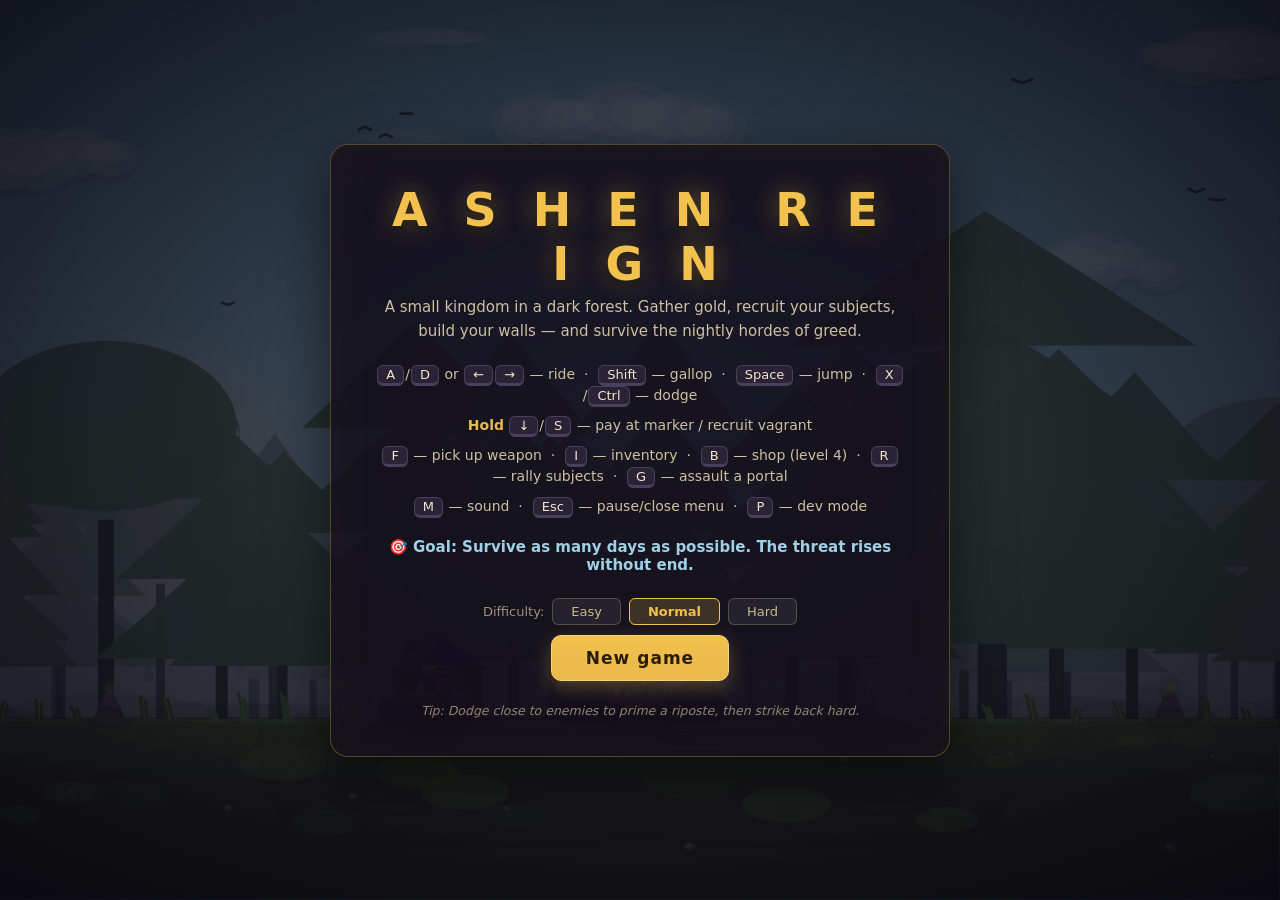
<file: index.html>
<!DOCTYPE html>
<html lang="en">
<head>
<meta charset="UTF-8" />
<meta name="viewport" content="width=device-width, initial-scale=1.0, maximum-scale=1.0, user-scalable=no, viewport-fit=cover" />
<meta name="apple-mobile-web-app-capable" content="yes" />
<meta name="apple-mobile-web-app-status-bar-style" content="black-translucent" />
<meta name="mobile-web-app-capable" content="yes" />
<title>Ashen Reign</title>
<link rel="stylesheet" href="style.css" />
<style>
.diff-select { display:flex; align-items:center; gap:8px; margin:14px 0 10px; justify-content:center; }
.diff-label  { color:#a09078; font-size:13px; }
.diff-btn    { background:rgba(255,255,255,0.07); border:1px solid rgba(200,180,120,0.3); color:#c8b890;
               padding:5px 18px; border-radius:6px; cursor:pointer; font-size:13px; font-family:inherit;
               transition:background 0.15s, border-color 0.15s; }
.diff-btn:hover    { background:rgba(255,255,255,0.13); }
.diff-btn.diff-active { background:rgba(242,193,78,0.18); border-color:#f2c14e; color:#f2c14e; font-weight:bold; }
.diff-btn[data-diff="easy"].diff-active   { background:rgba(155,208,90,0.18); border-color:#9bd05a; color:#9bd05a; }
.diff-btn[data-diff="hard"].diff-active   { background:rgba(220,80,60,0.18);  border-color:#e05040; color:#e05040; }
</style>
</head>
<body>
  <div id="game-wrap">
    <canvas id="game"></canvas>

    <!-- HUD -->
    <div id="hud" class="hidden">
      <div class="hud-left">
        <div id="hud-day" class="hud-pill"><span class="icon" id="hud-phase-icon">☀</span> <span id="hud-day-text">Day 1</span> · <span id="hud-phase-text">Morning</span></div>
        <div id="hud-base" class="hud-pill">🏰 <span id="hud-base-text">Camp</span></div>
        <div id="hud-skipnight" class="hud-pill" style="display:none;cursor:pointer;pointer-events:auto;">🌆 Skip to dusk <span style="opacity:0.65">[N]</span></div>
      </div>
      <div class="hud-center">
        <div id="hud-objective" class="hud-objective">Build up your base and survive the night</div>
      </div>
      <div class="hud-right">
        <div id="hud-coins" class="hud-pill big">🪙 <span id="hud-coins-text">0</span></div>
        <div id="hud-hp" class="hud-pill">❤ <span id="hud-hp-text">5/5</span></div>
        <div id="hud-weapon" class="hud-pill">⚔ <span id="hud-weapon-text">No weapon</span></div>
        <div id="hud-armor" class="hud-pill">🛡 <span id="hud-armor-text">No armor</span></div>
        <div id="hud-pop" class="hud-pill">👥 <span id="hud-pop-text">0</span> · 🏹 <span id="hud-arch-text">0</span> · 🔨 <span id="hud-build-text">0</span></div>
        <div id="hud-roster" class="hud-pill hud-roster">
          <span class="hud-roster-item hud-roster-pop" title="Subjects / population cap">👥 <b id="hud-roster-pop">0/8</b></span>
          <span class="hud-roster-sep"></span>
          <span class="hud-roster-item" data-role="archer"  title="Archers">🏹 <b id="hud-roster-archer">0</b></span>
          <span class="hud-roster-item" data-role="guard"   title="Guards">🛡️ <b id="hud-roster-guard">0</b></span>
          <span class="hud-roster-item" data-role="builder" title="Builders">🔨 <b id="hud-roster-builder">0</b></span>
          <span class="hud-roster-item" data-role="farmer"  title="Farmers">🌾 <b id="hud-roster-farmer">0</b></span>
          <span class="hud-roster-item" data-role="cleric"  title="Clerics">✨ <b id="hud-roster-cleric">0</b></span>
          <span class="hud-roster-sep"></span>
          <span class="hud-roster-item hud-roster-vagrant" data-role="vagrant" title="Vagrants waiting to be recruited">🧍 <b id="hud-roster-vagrant">0</b></span>
        </div>
        <div id="hud-arrow-rain" class="hud-pill hud-ability hidden">
          <span id="hud-arrow-rain-fill" class="hud-ability-fill"></span>
          <span class="hud-ability-key">Q</span>
          <span class="hud-ability-name">Arrow Rain</span>
          <span id="hud-arrow-rain-cd" class="hud-ability-cd">Ready</span>
        </div>
        <div id="hud-skillpts" class="hud-pill" style="display:none;cursor:pointer;">🏹 <span id="hud-skillpts-text">0 ep</span></div>
      </div>
    </div>

    <!-- contextual prompt -->
    <div id="prompt" class="hidden"></div>

    <!-- Start screen -->
    <div id="start-screen" class="overlay">
      <div class="overlay-card">
        <h1>A S H E N&nbsp;&nbsp;R E I G N</h1>
        <p class="tag">A small kingdom in a dark forest. Gather gold, recruit your subjects, build your walls — and survive the nightly hordes of greed.</p>
        <div class="controls">
          <div><kbd>A</kbd>/<kbd>D</kbd> or <kbd>←</kbd><kbd>→</kbd> — ride &nbsp;·&nbsp; <kbd>Shift</kbd> — gallop &nbsp;·&nbsp; <kbd>Space</kbd> — jump &nbsp;·&nbsp; <kbd>X</kbd>/<kbd>Ctrl</kbd> — dodge</div>
          <div><b>Hold</b> <kbd>↓</kbd>/<kbd>S</kbd> — pay at marker / recruit vagrant</div>
          <div><kbd>F</kbd> — pick up weapon &nbsp;·&nbsp; <kbd>I</kbd> — inventory &nbsp;·&nbsp; <kbd>B</kbd> — shop (level 4) &nbsp;·&nbsp; <kbd>R</kbd> — rally subjects &nbsp;·&nbsp; <kbd>G</kbd> — assault a portal</div>
          <div><kbd>M</kbd> — sound &nbsp;·&nbsp; <kbd>Esc</kbd> — pause/close menu &nbsp;·&nbsp; <kbd>P</kbd> — dev mode</div>
        </div>
        <div class="goal-line">🎯 Goal: Survive as many days as possible. The threat rises without end.</div>
        <div class="diff-select">
          <span class="diff-label">Difficulty:</span>
          <button class="diff-btn" data-diff="easy">Easy</button>
          <button class="diff-btn diff-active" data-diff="normal">Normal</button>
          <button class="diff-btn" data-diff="hard">Hard</button>
        </div>
        <div class="btn-row">
          <button id="btn-start" class="btn primary">New game</button>
          <button id="btn-continue" class="btn hidden">Continue</button>
        </div>
        <p class="hint">Tip: Dodge close to enemies to prime a riposte, then strike back hard.</p>
      </div>
    </div>

    <!-- End screen -->
    <div id="end-screen" class="overlay hidden">
      <div class="overlay-card">
        <h1 id="end-title">The kingdom fell</h1>
        <p id="end-text" class="tag"></p>
        <div class="btn-row">
          <button id="btn-restart" class="btn primary">Play again</button>
        </div>
      </div>
    </div>

    <div id="pause-screen" class="overlay hidden">
      <div class="overlay-card small">
        <h1>Pause</h1>
        <p class="tag">Press <kbd>Esc</kbd> to continue</p>
      </div>
    </div>

    <!-- Skill Tree (toggle with K) -->
    <div id="skill-tree-screen" class="hidden" style="position:absolute;inset:0;background:rgba(8,5,18,0.88);display:flex;align-items:center;justify-content:center;z-index:120;font-family:inherit;">
      <div id="skill-tree-card" style="background:rgba(20,14,30,0.97);border:1.5px solid rgba(200,170,100,0.35);border-radius:14px;padding:28px 32px;max-width:720px;width:95%;color:#d4c8a8;position:relative;">
        <div style="display:flex;align-items:center;justify-content:space-between;margin-bottom:18px;">
          <h2 id="st-title" style="margin:0;font-size:20px;color:#f2c14e;letter-spacing:2px;">🏹 ARCHER SKILL TREE</h2>
          <div style="display:flex;align-items:center;gap:16px;">
            <span id="st-points" style="color:#9bd05a;font-size:15px;font-weight:bold;"></span>
            <button id="st-close-btn" style="background:rgba(255,255,255,0.08);border:1px solid rgba(255,255,255,0.2);color:#c8b890;padding:4px 14px;border-radius:6px;cursor:pointer;font-size:14px;font-family:inherit;">Close ✕</button>
          </div>
        </div>
        <div id="st-tabs" style="display:flex;gap:8px;margin-bottom:14px;"></div>
        <div id="st-branches" style="display:grid;grid-template-columns:1fr 1fr 1fr;gap:14px;margin-bottom:18px;"></div>
        <div id="st-ultimates" style="display:grid;grid-template-columns:1fr 1fr;gap:14px;padding-top:14px;border-top:1px solid rgba(200,170,100,0.2);"></div>
        <p style="margin:12px 0 0;font-size:11px;color:#7a6a50;text-align:center;">Press <kbd style="background:rgba(255,255,255,0.1);padding:1px 6px;border-radius:3px;">K</kbd> to open/close the skill tree</p>
      </div>
    </div>

<!-- Dev Tools Panel (toggle with P) -->
<div id="dev-panel" class="hidden compact-dev" aria-label="Developer tools">
  <div class="dev-header">
    <div class="dev-title">
      <span class="dev-eyebrow">Developer</span>
      <strong>Tools</strong>
    </div>
    <div class="dev-header-actions">
      <kbd>P</kbd>
      <button type="button" id="dev-close" class="dev-close" title="Close dev tools" aria-label="Close dev tools">×</button>
    </div>
  </div>

  <!-- QUICKBAR -->
  <div class="dev-quickbar dev-button-grid" aria-label="Quick dev controls">
    <button class="dev-btn" id="dev-profiler-btn" data-dev="profiler">Profiler: ⚫</button>
    <button class="dev-btn" id="dev-god-btn" data-dev="godMode">God: ⚫</button>
    <button class="dev-btn" data-dev="healAll">Heal 💚</button>
    <div class="dev-speed dev-button-grid" role="group" aria-label="Game speed" style="flex-wrap: nowrap;">
      <button class="dev-btn dev-speed-btn dev-active" id="dev-spd-1" data-dev="speed1">×1</button>
      <button class="dev-btn dev-speed-btn" id="dev-spd-2" data-dev="speed2">×2</button>
      <button class="dev-btn dev-speed-btn" id="dev-spd-4" data-dev="speed4">×4</button>
    </div>
  </div>

  <!-- SETUP & META -->
  <details class="dev-section" open>
    <summary><span>Run setup</span><small>Ressourcer & Tid</small></summary>
    <div class="dev-section-body dev-button-grid">
      <button class="dev-btn" data-dev="coins100">+100 🪙</button>
      <button class="dev-btn" data-dev="embers100">+100 🔥</button>
      <div class="dev-divider"></div>
      <button class="dev-btn" data-dev="day">Dag ☀️</button>
      <button class="dev-btn" data-dev="night">Nat 🌙</button>
      <button class="dev-btn dev-danger" data-dev="day10">D 10 ☠</button>
      <button class="dev-btn dev-danger" data-dev="day15">D 15 ☠</button>
      <button class="dev-btn dev-danger" data-dev="day20">D 20 ☠</button>
      <div class="dev-divider"></div>
      <button class="dev-btn dev-danger" data-dev="resetUpgrades">Nulstil Upg.</button>
      <button class="dev-btn dev-danger" data-dev="clearLeaderboard">Ryd Leaderboard</button>
    </div>
  </details>

  <!-- KINGDOM -->
  <details class="dev-section" open>
    <summary><span>Kingdom</span><small>Base & Vægge</small></summary>
    <div class="dev-section-body dev-button-grid">
      <button class="dev-btn" data-dev="upgradeBase">Upg. Base ⬆</button>
      <button class="dev-btn dev-danger" data-dev="maxBase">Max Base 🏰</button>
      <button class="dev-btn dev-danger" data-dev="maxWalls">Max Vægge 🧱</button>
    </div>
  </details>


  <!-- SPAWN (Slået sammen til én massiv og tæt grid) -->
  <details class="dev-section">
    <summary><span>Spawn</span><small>Fjender, Bosses & Dyr</small></summary>
    <div class="dev-section-body">
      
      <div class="dev-label">Standard Enemies</div>
      <div class="dev-button-grid">
        <button class="dev-btn" data-dev="imp">Imp</button>
        <button class="dev-btn" data-dev="fireImp">Flyv. Imp</button>
        <button class="dev-btn" data-dev="emberHound">Ember Hound</button>
        <button class="dev-btn" data-dev="brute">Brute</button>
        <button class="dev-btn" data-dev="ashPriest">Præst</button>
        <button class="dev-btn" data-dev="siegeImp">Siege</button>
        <button class="dev-btn" data-dev="chainImp">Chain</button>
        <button class="dev-btn" data-dev="8imp">8x Imp</button>
        <button class="dev-btn dev-danger" data-dev="killAll">💀 Kill All</button>
      </div>

      <div class="dev-label">Bosses</div>
      <div class="dev-button-grid">
        <button class="dev-btn dev-danger" data-dev="forestStalker">Great Horned Stalker</button>
        <button class="dev-btn dev-danger" data-dev="pyreTyrant">Vaelgor, Pyre Tyrant</button>
        <button class="dev-btn dev-danger" data-dev="dragon">Fire Dragon</button>
        <button class="dev-btn dev-danger" data-dev="magmaGolem">Magma Colossus</button>
      </div>

      <div class="dev-label">Units</div>
      <div class="dev-button-grid">
        <button class="dev-btn" title="Archer" data-dev="unitArcher">🏹</button>
        <button class="dev-btn" title="Builder" data-dev="unitBuilder">🔨</button>
        <button class="dev-btn" title="Farmer" data-dev="unitFarmer">🌾</button>
        <button class="dev-btn" title="Guard" data-dev="unitGuard">🛡️</button>
        <button class="dev-btn" title="Cleric" data-dev="unitCleric">✨</button>
      </div>
    </div>
  </details>

  <!-- PROGRESSION & LOADOUT -->
  <details class="dev-section">
    <summary><span>Progression & Loadout</span><small>Skills & Udstyr</small></summary>
    <div class="dev-section-body">
      <div class="dev-button-grid">
        <button class="dev-btn" data-dev="archerLvl1">🏹 +1</button>
        <button class="dev-btn" data-dev="archerLvl5">🏹 +5</button>
        <button class="dev-btn" data-dev="guardLvl1">🛡️ +1</button>
        <button class="dev-btn" data-dev="guardLvl5">🛡️ +5</button>
        <button class="dev-btn" data-dev="skillPts5">+5 SP</button>
        <button class="dev-btn dev-danger" data-dev="archerAllSkills">🏹 Max</button>
        <div class="dev-divider"></div>
        <button class="dev-btn dev-danger" data-dev="deathHub">Death Hub</button>
      </div>
      
      <!-- Dynamiske knapper, som dit script tilføjer til -->
      <div class="dev-button-grid" style="margin-top:4px;">
        <button class="dev-btn" data-dev="generateWeapon">🎲 Generér Våben</button>
        <div id="dev-weapon-buttons" style="display:contents;">
          <button class="dev-btn dev-danger" data-dev="dropWeapon">Smid Våben</button>
        </div>
        <div id="dev-armor-buttons" style="display:contents;">
          <button class="dev-btn dev-danger" data-dev="removeArmor">Fjern Rustning</button>
        </div>
        <div id="dev-mount-buttons" style="display:contents;">
          <button class="dev-btn dev-danger" data-dev="stableMount">Afstig</button>
        </div>
      </div>
    </div>
  </details>

</div>

  <!-- Mobile touch controls -->
  <div id="touch-controls" class="hidden">
    <div id="tc-left">
      <button class="tc-btn" id="tc-move-left">◀</button>
      <button class="tc-btn" id="tc-move-right">▶</button>
    </div>
    <div id="tc-right">
      <button class="tc-btn tc-small" id="tc-interact">⬇ Pay</button>
      <button class="tc-btn tc-small" id="tc-pickup">⚔ Pick up</button>
      <button class="tc-btn tc-small" id="tc-dodge">Dodge</button>
      <button class="tc-btn tc-jump" id="tc-jump">↑</button>
    </div>
  </div>

  <script type="module" src="src/core/game.js"></script>
</body>
</html>
</file>
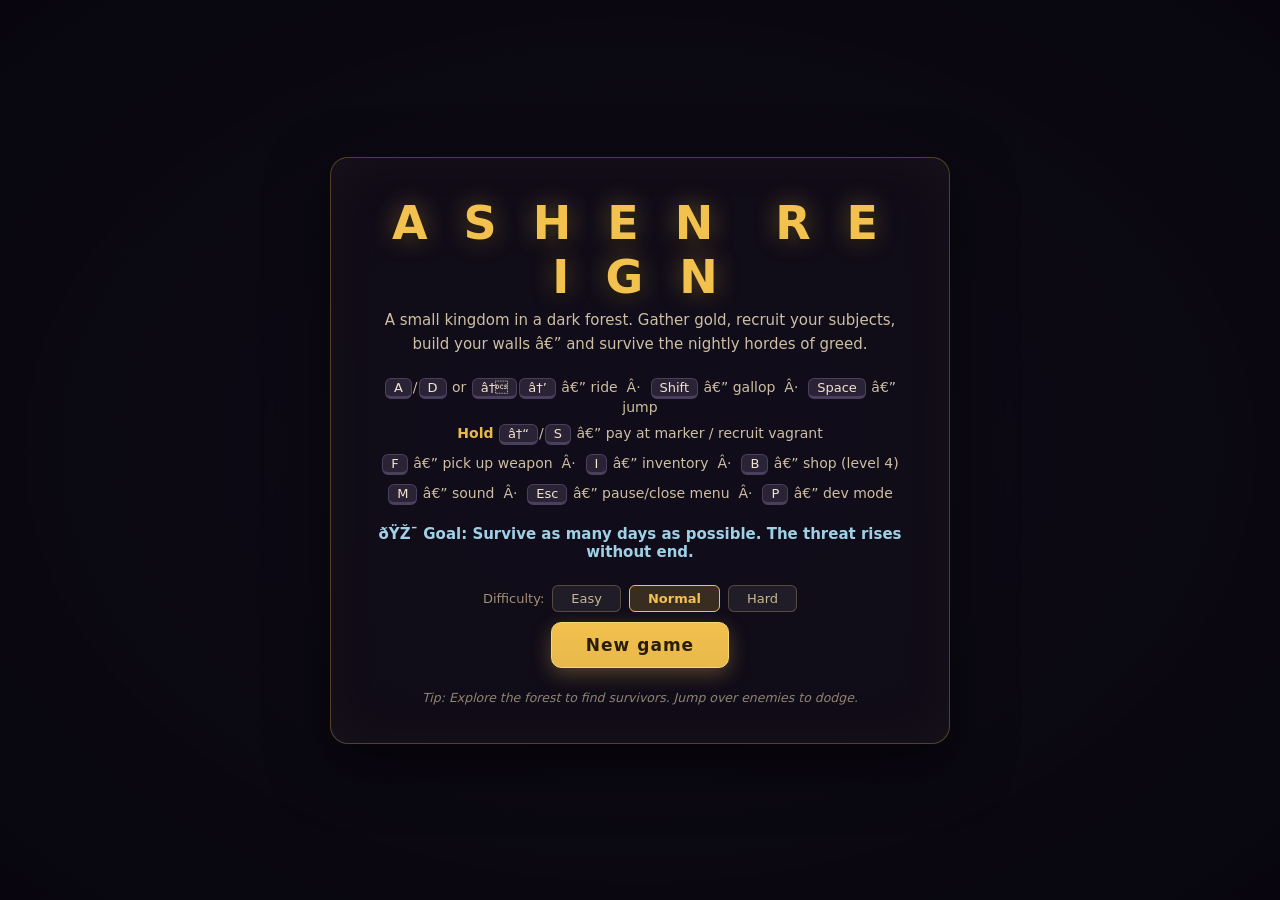
<file: __vis_test.html>
﻿<!DOCTYPE html>
<html lang="en">
<head>
<meta charset="UTF-8" />
<meta name="viewport" content="width=device-width, initial-scale=1.0, maximum-scale=1.0, user-scalable=no, viewport-fit=cover" />
<meta name="apple-mobile-web-app-capable" content="yes" />
<meta name="apple-mobile-web-app-status-bar-style" content="black-translucent" />
<meta name="mobile-web-app-capable" content="yes" />
<title>Ashen Reign</title>
<link rel="stylesheet" href="style.css" />
<style>
.diff-select { display:flex; align-items:center; gap:8px; margin:14px 0 10px; justify-content:center; }
.diff-label  { color:#a09078; font-size:13px; }
.diff-btn    { background:rgba(255,255,255,0.07); border:1px solid rgba(200,180,120,0.3); color:#c8b890;
               padding:5px 18px; border-radius:6px; cursor:pointer; font-size:13px; font-family:inherit;
               transition:background 0.15s, border-color 0.15s; }
.diff-btn:hover    { background:rgba(255,255,255,0.13); }
.diff-btn.diff-active { background:rgba(242,193,78,0.18); border-color:#f2c14e; color:#f2c14e; font-weight:bold; }
.diff-btn[data-diff="easy"].diff-active   { background:rgba(155,208,90,0.18); border-color:#9bd05a; color:#9bd05a; }
.diff-btn[data-diff="hard"].diff-active   { background:rgba(220,80,60,0.18);  border-color:#e05040; color:#e05040; }
</style>
</head>
<body>
  <div id="game-wrap">
    <canvas id="game"></canvas>

    <!-- HUD -->
    <div id="hud" class="hidden">
      <div class="hud-left">
        <div id="hud-day" class="hud-pill"><span class="icon" id="hud-phase-icon">â˜€</span> <span id="hud-day-text">Day 1</span> Â· <span id="hud-phase-text">Morning</span></div>
        <div id="hud-base" class="hud-pill">ðŸ° <span id="hud-base-text">Camp</span></div>
        <div id="hud-skipnight" class="hud-pill" style="display:none;cursor:pointer;pointer-events:auto;" onclick="window._skipToDusk&&window._skipToDusk()">ðŸŒ† Skip to dusk <span style="opacity:0.65">[N]</span></div>
      </div>
      <div class="hud-center">
        <div id="hud-objective" class="hud-objective">Build up your base and survive the night</div>
      </div>
      <div class="hud-right">
        <div id="hud-coins" class="hud-pill big">ðŸª™ <span id="hud-coins-text">0</span></div>
        <div id="hud-hp" class="hud-pill">â¤ <span id="hud-hp-text">5/5</span></div>
        <div id="hud-weapon" class="hud-pill">âš” <span id="hud-weapon-text">No weapon</span></div>
        <div id="hud-armor" class="hud-pill">ðŸ›¡ <span id="hud-armor-text">No armor</span></div>
        <div id="hud-pop" class="hud-pill">ðŸ‘¥ <span id="hud-pop-text">0</span> Â· ðŸ¹ <span id="hud-arch-text">0</span> Â· ðŸ”¨ <span id="hud-build-text">0</span></div>
        <div id="hud-arrow-rain" class="hud-pill hud-ability hidden">
          <span id="hud-arrow-rain-fill" class="hud-ability-fill"></span>
          <span class="hud-ability-key">Q</span>
          <span class="hud-ability-name">Arrow Rain</span>
          <span id="hud-arrow-rain-cd" class="hud-ability-cd">Ready</span>
        </div>
        <div id="hud-skillpts" class="hud-pill" style="display:none;cursor:pointer;" onclick="window._openSkillTree&&window._openSkillTree()">ðŸ¹ <span id="hud-skillpts-text">0 ep</span></div>
      </div>
    </div>

    <!-- contextual prompt -->
    <div id="prompt" class="hidden"></div>

    <!-- Start screen -->
    <div id="start-screen" class="overlay">
      <div class="overlay-card">
        <h1>A S H E N&nbsp;&nbsp;R E I G N</h1>
        <p class="tag">A small kingdom in a dark forest. Gather gold, recruit your subjects, build your walls â€” and survive the nightly hordes of greed.</p>
        <div class="controls">
          <div><kbd>A</kbd>/<kbd>D</kbd> or <kbd>â†</kbd><kbd>â†’</kbd> â€” ride &nbsp;Â·&nbsp; <kbd>Shift</kbd> â€” gallop &nbsp;Â·&nbsp; <kbd>Space</kbd> â€” jump</div>
          <div><b>Hold</b> <kbd>â†“</kbd>/<kbd>S</kbd> â€” pay at marker / recruit vagrant</div>
          <div><kbd>F</kbd> â€” pick up weapon &nbsp;Â·&nbsp; <kbd>I</kbd> â€” inventory &nbsp;Â·&nbsp; <kbd>B</kbd> â€” shop (level 4)</div>
          <div><kbd>M</kbd> â€” sound &nbsp;Â·&nbsp; <kbd>Esc</kbd> â€” pause/close menu &nbsp;Â·&nbsp; <kbd>P</kbd> â€” dev mode</div>
        </div>
        <div class="goal-line">ðŸŽ¯ Goal: Survive as many days as possible. The threat rises without end.</div>
        <div class="diff-select">
          <span class="diff-label">Difficulty:</span>
          <button class="diff-btn" data-diff="easy">Easy</button>
          <button class="diff-btn diff-active" data-diff="normal">Normal</button>
          <button class="diff-btn" data-diff="hard">Hard</button>
        </div>
        <div class="btn-row">
          <button id="btn-start" class="btn primary">New game</button>
          <button id="btn-continue" class="btn hidden">Continue</button>
        </div>
        <p class="hint">Tip: Explore the forest to find survivors. Jump over enemies to dodge.</p>
      </div>
    </div>

    <!-- End screen -->
    <div id="end-screen" class="overlay hidden">
      <div class="overlay-card">
        <h1 id="end-title">The kingdom fell</h1>
        <p id="end-text" class="tag"></p>
        <div class="btn-row">
          <button id="btn-restart" class="btn primary">Play again</button>
        </div>
      </div>
    </div>

    <div id="pause-screen" class="overlay hidden">
      <div class="overlay-card small">
        <h1>Pause</h1>
        <p class="tag">Press <kbd>Esc</kbd> to continue</p>
      </div>
    </div>

    <!-- Skill Tree (toggle with K) -->
    <div id="skill-tree-screen" class="hidden" style="position:absolute;inset:0;background:rgba(8,5,18,0.88);display:flex;align-items:center;justify-content:center;z-index:120;font-family:inherit;">
      <div id="skill-tree-card" style="background:rgba(20,14,30,0.97);border:1.5px solid rgba(200,170,100,0.35);border-radius:14px;padding:28px 32px;max-width:720px;width:95%;color:#d4c8a8;position:relative;">
        <div style="display:flex;align-items:center;justify-content:space-between;margin-bottom:18px;">
          <h2 id="st-title" style="margin:0;font-size:20px;color:#f2c14e;letter-spacing:2px;">ðŸ¹ ARCHER SKILL TREE</h2>
          <div style="display:flex;align-items:center;gap:16px;">
            <span id="st-points" style="color:#9bd05a;font-size:15px;font-weight:bold;"></span>
            <button onclick="window._closeSkillTree()" style="background:rgba(255,255,255,0.08);border:1px solid rgba(255,255,255,0.2);color:#c8b890;padding:4px 14px;border-radius:6px;cursor:pointer;font-size:14px;font-family:inherit;">Close âœ•</button>
          </div>
        </div>
        <div id="st-tabs" style="display:flex;gap:8px;margin-bottom:14px;"></div>
        <div id="st-branches" style="display:grid;grid-template-columns:1fr 1fr 1fr;gap:14px;margin-bottom:18px;"></div>
        <div id="st-ultimates" style="display:grid;grid-template-columns:1fr 1fr;gap:14px;padding-top:14px;border-top:1px solid rgba(200,170,100,0.2);"></div>
        <p style="margin:12px 0 0;font-size:11px;color:#7a6a50;text-align:center;">Press <kbd style="background:rgba(255,255,255,0.1);padding:1px 6px;border-radius:3px;">K</kbd> to open/close the skill tree</p>
      </div>
    </div>

    <!-- Dev Tools Panel (toggle with P) -->
    <div id="dev-panel" class="hidden">
      <div class="dev-header">ðŸ›  Dev Tools &nbsp;<kbd>P</kbd></div>
      <div class="dev-section">
        <div class="dev-label">Gold &amp; Embers</div>
        <div class="dev-row">
          <button class="dev-btn" onclick="DEV.addCoins(10)">+10 ðŸª™</button>
          <button class="dev-btn" onclick="DEV.addCoins(50)">+50 ðŸª™</button>
          <button class="dev-btn" onclick="DEV.give1000Gold()">+1000 ðŸª™</button>
        </div>
        <div class="dev-row">
          <button class="dev-btn" onclick="DEV.addEmbers(10)">+10 ðŸ”¥</button>
          <button class="dev-btn" onclick="DEV.addEmbers(50)">+50 ðŸ”¥</button>
          <button class="dev-btn" onclick="DEV.addEmbers(500)">+500 ðŸ”¥</button>
          <button class="dev-btn dev-danger" onclick="DEV.resetUpgrades()">Reset upgrades</button>
        </div>
      </div>

      <div class="dev-section">
        <div class="dev-label">Time</div>
        <div class="dev-row">
          <button class="dev-btn" onclick="DEV.skipToNight()">â†’ Night ðŸŒ™</button>
          <button class="dev-btn" onclick="DEV.skipToDay()">â†’ Day â˜€</button>
          <button class="dev-btn dev-danger" onclick="DEV.skipToDay10()">Day 10 â˜ </button>
          <button class="dev-btn dev-danger" onclick="DEV.skipToDay15()">Day 15 â˜ </button>
          <button class="dev-btn dev-danger" onclick="DEV.skipToDay20()">Day 20 â˜ </button>
        </div>
      </div>

      <div class="dev-section">
        <div class="dev-label">Base &amp; Healing</div>
        <div class="dev-row">
          <button class="dev-btn" onclick="DEV.upgradeBase()">Upgrade base â¬†</button>
          <button class="dev-btn" onclick="DEV.healAll()">Full heal ðŸ’š</button>
          <button class="dev-btn dev-danger" onclick="DEV.maxBaseLevel()">Max base ðŸ°</button>
          <button class="dev-btn dev-danger" onclick="DEV.maxWallLevels()">Max walls ðŸ§±</button>
        </div>
      </div>

      <div class="dev-section">
        <div class="dev-label">Spawn enemy</div>
        <div class="dev-row">
          <button class="dev-btn" onclick="DEV.spawnEnemyNearBase('imp')">Imp</button>
          <button class="dev-btn" onclick="DEV.spawnEnemyNearBase('fireImp')">Flying Imp</button>
          <button class="dev-btn" onclick="DEV.spawnEnemyNearBase('emberBrute')">Ember Brute</button>
          <button class="dev-btn" onclick="DEV.spawnEnemyNearBase('ashPriest')">Ash Priest</button>
          <button class="dev-btn" onclick="DEV.spawn8ImpsRight()">8x Imp</button>
          <button class="dev-btn" onclick="DEV.spawnFireDragonBoss()">ðŸ‰ Dragon</button>
          <button class="dev-btn" onclick="DEV.spawnMagmaGolemBoss()">Magma Colossus</button>
          <button class="dev-btn dev-danger" onclick="DEV.killAll()">ðŸ’€ Kill all</button>
        </div>
      </div>

      <div class="dev-section">
        <div class="dev-label">Spawn unit</div>
        <div class="dev-row">
          <button class="dev-btn" onclick="DEV.spawnUnit('archer')">ðŸ¹</button>
          <button class="dev-btn" onclick="DEV.spawnUnit('builder')">ðŸ”¨</button>
          <button class="dev-btn" onclick="DEV.spawnUnit('farmer')">ðŸŒ¾</button>
          <button class="dev-btn" onclick="DEV.spawnUnit('guard')">ðŸ›¡ï¸</button>
        </div>
      </div>

      <div class="dev-section">
        <div class="dev-label">Level units</div>
        <div class="dev-row">
          <button class="dev-btn" onclick="DEV.levelUpUnits('archer',1)">ðŸ¹ +1 lvl</button>
          <button class="dev-btn" onclick="DEV.levelUpUnits('archer',5)">ðŸ¹ +5 lvl</button>
          <button class="dev-btn" onclick="DEV.levelUpUnits('guard',1)">ðŸ›¡ï¸ +1 lvl</button>
          <button class="dev-btn" onclick="DEV.levelUpUnits('guard',5)">ðŸ›¡ï¸ +5 lvl</button>
        </div>
        <div class="dev-row">
          <button class="dev-btn" onclick="DEV.addSkillPoints(5)">+5 skill pts</button>
          <button class="dev-btn dev-danger" onclick="DEV.grantArcherSkills()">ðŸ¹ All skills</button>
        </div>
      </div>

      <div class="dev-section">
        <div class="dev-label">Spawn animal</div>
        <div class="dev-row">
          <button class="dev-btn" onclick="DEV.spawnAnimalNearBase('deer')">ðŸ¦Œ Deer</button>
          <button class="dev-btn" onclick="DEV.spawnAnimalNearBase('rabbit')">ðŸ‡ Rabbit</button>
          <button class="dev-btn" onclick="DEV.spawnAnimalNearBase('duck')">ðŸ¦† Duck</button>
          <button class="dev-btn dev-danger" onclick="DEV.spawnAnimalNearBase('bear')">ðŸ» Bear</button>
        </div>
      </div>

      <div class="dev-section">
        <div class="dev-label">Player &amp; Weapons</div>
        <div class="dev-row">
          <button class="dev-btn" id="dev-god-btn" onclick="DEV.toggleGodMode()">God mode: âš« OFF</button>
          <button class="dev-btn dev-danger" onclick="window._enterDeathHub&&window._enterDeathHub('Dev test: the crown fell between worlds.')">Death hub</button>
        </div>
        <div class="dev-row" id="dev-weapon-buttons">
          <button class="dev-btn dev-danger" onclick="DEV.dropWeapon()">Drop</button>
        </div>
        <div class="dev-label" style="margin-top:6px;">Armor grants</div>
        <div class="dev-row" id="dev-armor-buttons">
          <button class="dev-btn dev-danger" onclick="DEV.removeArmor()">Remove armor</button>
        </div>
      </div>

      <div class="dev-section">
        <div class="dev-label">Game speed</div>
        <div class="dev-row">
          <button class="dev-btn dev-speed-btn dev-active" id="dev-spd-1" onclick="DEV.setSpeed(1)">Ã—1</button>
          <button class="dev-btn dev-speed-btn" id="dev-spd-2" onclick="DEV.setSpeed(2)">Ã—2</button>
          <button class="dev-btn dev-speed-btn" id="dev-spd-4" onclick="DEV.setSpeed(4)">Ã—4</button>
        </div>
      </div>
    </div>
  </div>

  <!-- Mobile touch controls -->
  <div id="touch-controls" class="hidden">
    <div id="tc-left">
      <button class="tc-btn" id="tc-move-left">â—€</button>
      <button class="tc-btn" id="tc-move-right">â–¶</button>
    </div>
    <div id="tc-right">
      <button class="tc-btn tc-small" id="tc-interact">â¬‡ Pay</button>
      <button class="tc-btn tc-small" id="tc-pickup">âš” Pick up</button>
      <button class="tc-btn tc-jump" id="tc-jump">â†‘</button>
    </div>
  </div>

  <script>window.requestAnimationFrame = cb => setTimeout(() => cb(performance.now()), 16);</script>
  <script type="module" src="src/core/game.js"></script>
</body>
</html>
</file>
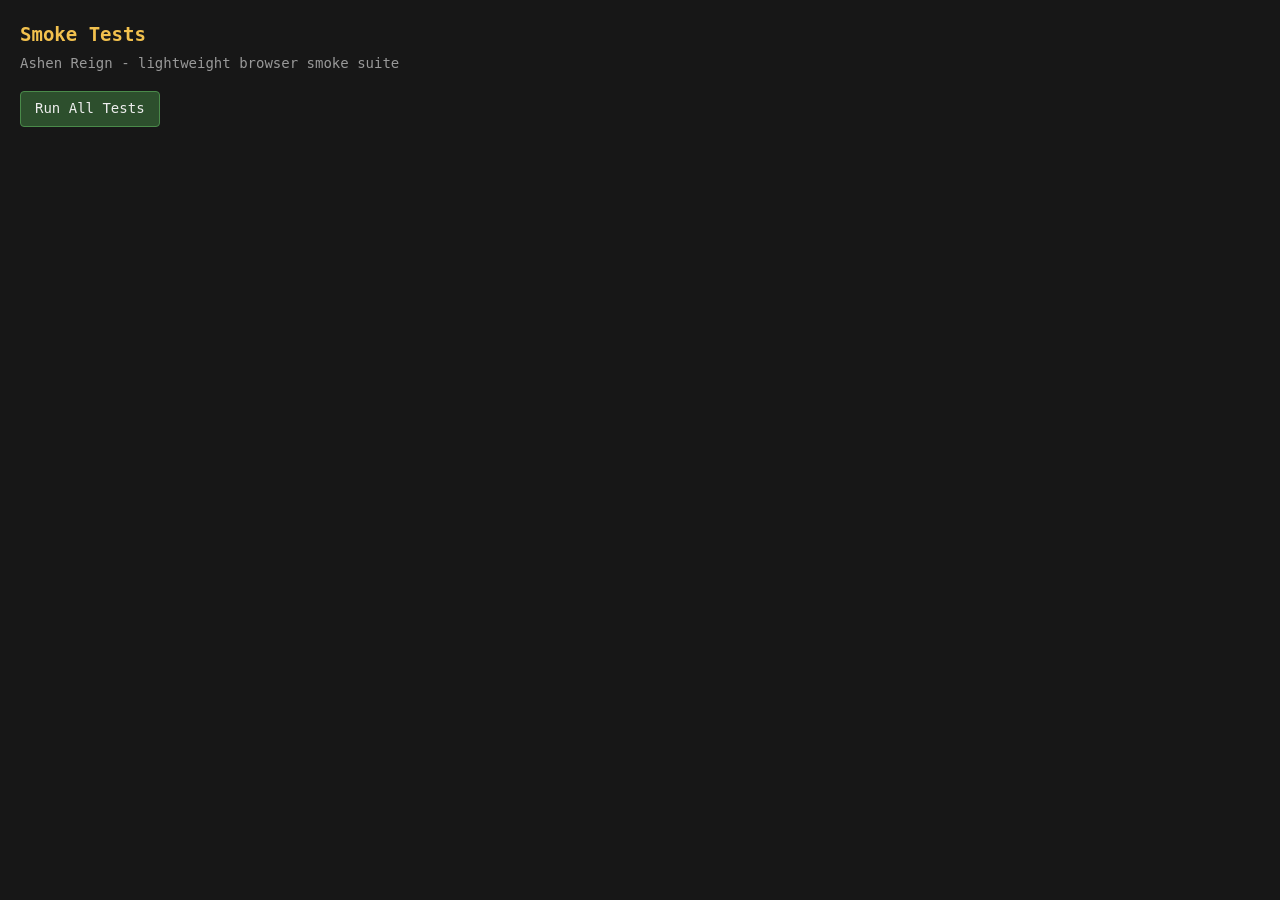
<file: smoke-test.html>
<!DOCTYPE html>
<html lang="en">
<head>
<meta charset="UTF-8" />
<title>Smoke Tests - Ashen Reign</title>
<style>
  * { box-sizing: border-box; }
  body { margin: 0; background: #171717; color: #ddd; font: 14px/1.55 Consolas, monospace; padding: 20px; }
  h1 { color: #f2c14e; margin: 0 0 4px; font-size: 19px; }
  .subtitle { color: #999; margin: 0 0 16px; }
  #controls { display: flex; gap: 10px; align-items: center; margin-bottom: 12px; }
  button { background: #2d4f2d; color: #eee; border: 1px solid #4a8a4a; padding: 6px 14px; border-radius: 4px; cursor: pointer; font: inherit; }
  button:disabled { opacity: 0.55; cursor: wait; }
  #summary { color: #aaa; }
  .test { max-width: 980px; display: flex; gap: 12px; align-items: center; padding: 6px 10px; margin: 2px 0; border-left: 3px solid #555; background: rgba(255,255,255,0.03); }
  .test.pass { border-color: #4a4; }
  .test.fail { border-color: #b44; }
  .test.skip { border-color: #aa4; }
  .name { flex: 1; }
  .detail { color: #888; max-width: 460px; overflow: hidden; text-overflow: ellipsis; white-space: nowrap; }
  .status { width: 58px; text-align: right; font-weight: bold; }
  .pass .status { color: #7d7; }
  .fail .status { color: #e88; }
  .skip .status { color: #dd7; }
  .fixture, .game-frame { position: absolute; left: -10000px; top: 0; width: 1px; height: 1px; overflow: hidden; }
</style>
</head>
<body>
<h1>Smoke Tests</h1>
<p class="subtitle">Ashen Reign - lightweight browser smoke suite</p>
<div id="controls">
  <button id="run-btn">Run All Tests</button>
  <span id="summary"></span>
</div>
<div id="results"></div>

<!-- Minimal DOM fixture for modules that touch canvas/HUD at import time. -->
<div class="fixture" aria-hidden="true">
  <canvas id="game"></canvas>
  <div id="hud"></div>
  <div id="prompt"></div>
  <div id="start-screen"></div>
  <div id="end-screen"></div>
  <div id="pause-screen"></div>
  <div id="skill-tree-screen"></div>
  <div id="st-branches"></div>
  <div id="st-ultimates"></div>
  <div id="st-points"></div>
  <div id="st-title"></div>
  <div id="st-tabs"></div>
  <div id="hud-day-text"></div>
  <div id="hud-phase-text"></div>
  <div id="hud-phase-icon"></div>
  <div id="hud-base"></div>
  <div id="hud-base-text"></div>
  <div id="hud-skipnight"></div>
  <div id="hud-coins-text"></div>
  <div id="hud-hp"></div>
  <div id="hud-hp-text"></div>
  <div id="hud-pop"></div>
  <div id="hud-pop-text"></div>
  <div id="hud-arch-text"></div>
  <div id="hud-build-text"></div>
  <div id="hud-objective"></div>
  <div id="hud-weapon"></div>
  <div id="hud-weapon-text"></div>
  <div id="hud-armor"></div>
  <div id="hud-armor-text"></div>
  <div id="hud-skillpts"></div>
  <div id="hud-skillpts-text"></div>
  <div id="hud-arrow-rain"></div>
  <div id="hud-arrow-rain-cd"></div>
  <div id="hud-arrow-rain-fill"></div>
  <div id="dev-panel"></div>
  <button id="dev-god-btn"></button>
  <button id="dev-spd-1" class="dev-speed-btn"></button>
  <button id="dev-spd-2" class="dev-speed-btn"></button>
  <button id="dev-spd-4" class="dev-speed-btn"></button>
  <div id="dev-weapon-buttons"><button class="dev-danger"></button></div>
  <div id="dev-armor-buttons"><button class="dev-danger"></button></div>
</div>

<script type="module">
const results = document.getElementById("results");
const summary = document.getElementById("summary");
const runButton = document.getElementById("run-btn");

let passed = 0;
let failed = 0;
let skipped = 0;
let total = 0;

function log(name, ok, detail = "") {
  total++;
  const status = ok === null ? "skip" : ok ? "pass" : "fail";
  if (ok === true) passed++;
  else if (ok === false) failed++;
  else skipped++;

  const row = document.createElement("div");
  row.className = `test ${status}`;
  row.innerHTML = `<span class="name">${name}</span>`
    + (detail ? `<span class="detail">${detail}</span>` : "")
    + `<span class="status">${status.toUpperCase()}</span>`;
  results.appendChild(row);
}

function updateSummary() {
  summary.textContent = `${passed} passed, ${failed} failed, ${skipped} skipped, ${total} total`;
}

function sleep(ms) {
  return new Promise(resolve => setTimeout(resolve, ms));
}

async function testModuleImports() {
  const modules = [
    ["state", "./src/core/state.js"],
    ["services", "./src/core/services.js"],
    ["config", "./src/config/config.js"],
    ["weapons", "./src/config/weapons.js"],
    ["armor", "./src/config/armor.js"],
    ["enemies", "./src/config/enemies.js"],
    ["Player", "./src/entities/Player.js"],
    ["Unit", "./src/entities/Unit.js"],
    ["Wall", "./src/entities/Wall.js"],
    ["SaveSystem", "./src/systems/infrastructure/SaveSystem.js"],
    ["ShopSystem", "./src/systems/economy/ShopSystem.js"],
    ["SpawnSystem", "./src/systems/world/SpawnSystem.js"],
    ["Economy", "./src/systems/economy/Economy.js"],
    ["AI", "./src/systems/ai/AI.js"],
    ["AIHelpers", "./src/systems/ai/AIHelpers.js"],
    ["ArcherAI", "./src/systems/ai/ArcherAI.js"],
    ["BuilderAI", "./src/systems/ai/BuilderAI.js"],
    ["FarmerAI", "./src/systems/ai/FarmerAI.js"],
    ["GuardAI", "./src/systems/ai/GuardAI.js"],
    ["ClericAI", "./src/systems/ai/ClericAI.js"],
    ["Cleric sprite", "./src/rendering/sprites/Cleric.js"],
    ["EnemyAI", "./src/systems/ai/EnemyAI.js"],
    ["EnemyShared", "./src/systems/ai/EnemyShared.js"],
    ["EnemyTargeting", "./src/systems/ai/EnemyTargeting.js"],
  ];

  for (const [name, path] of modules) {
    try {
      await import(path);
      log(`Import: ${name}`, true);
    } catch (e) {
      log(`Import: ${name}`, false, e.message);
    }
  }
}

async function testConfigData() {
  try {
    const { CFG } = await import("./src/config/config.js");
    log("Config: world/base numbers", Number.isFinite(CFG.worldWidth) && Number.isFinite(CFG.baseX), `world=${CFG.worldWidth}, base=${CFG.baseX}`);
    log("Config: day phases ordered", CFG.phases.day < CFG.phases.dusk && CFG.phases.dusk < CFG.phases.night);

    const { WEAPONS } = await import("./src/config/weapons.js");
    const weaponCount = Object.keys(WEAPONS || {}).length;
    log("Config: weapons loaded", weaponCount > 0, `${weaponCount} weapons`);

    const { ARMORS } = await import("./src/config/armor.js");
    const armorCount = Object.keys(ARMORS || {}).length;
    log("Config: armor loaded", armorCount > 0, `${armorCount} armor pieces`);

    const { ENEMY_TYPES } = await import("./src/config/enemies.js");
    log("Config: enemies loaded", Object.keys(ENEMY_TYPES || {}).length > 0, Object.keys(ENEMY_TYPES || {}).join(", "));
  } catch (e) {
    log("Config: data loading", false, e.message);
  }
}

async function testFactoriesAndServices() {
  try {
    const { provide, inject } = await import("./src/core/services.js");
    provide("smokeValue", 42);
    log("Services: provide/inject", inject("smokeValue") === 42);
  } catch (e) {
    log("Services: provide/inject", false, e.message);
  }

  try {
    const { makePlayer } = await import("./src/entities/Player.js");
    const p = makePlayer();
    log("Player: factory shape", p && Number.isFinite(p.x) && p.hp > 0 && Array.isArray(p.inventory), `hp=${p.hp}`);
  } catch (e) {
    log("Player: factory", false, e.message);
  }

  try {
    const { makeUnit } = await import("./src/entities/Unit.js?smoke=cleric1");
    for (const role of ["archer", "builder", "farmer", "guard", "cleric"]) {
      const u = makeUnit(role, 4500);
      log(`Unit: ${role}`, u.role === role && Number.isFinite(u.x), `hp=${u.hp}`);
    }
  } catch (e) {
    log("Unit: factory", false, e.message);
  }

  try {
    const { makeWall } = await import("./src/entities/Wall.js");
    const w = makeWall({ x: 4000, side: -1 });
    log("Wall: factory shape", w.x === 4000 && w.side === -1 && w.level === 0 && !w.commissioned);
  } catch (e) {
    log("Wall: factory", false, e.message);
  }
}

async function testClericHealing() {
  let state = null;
  let previous = null;
  try {
    ({ state } = await import("./src/core/state.js"));
    const { makePlayer } = await import("./src/entities/Player.js");
    const { makeUnit } = await import("./src/entities/Unit.js?smoke=cleric1");
    const { clericAI } = await import("./src/systems/ai/ClericAI.js");
    const { drawCleric } = await import("./src/rendering/sprites/Cleric.js");
    const { buildStations } = await import("./src/systems/infrastructure/GameInit.js?smoke=cleric1");
    const { CFG, STATIONS_X } = await import("./src/config/config.js?smoke=cleric1");
    previous = {
      player: state.player,
      base: state.base,
      walls: state.walls,
      buildings: state.buildings,
      stations: state.stations,
      farmLevel: state.farmLevel,
      units: state.units,
      enemies: state.enemies,
      animals: state.animals,
      particles: state.particles,
      floatTexts: state.floatTexts,
    };

    const cleric = makeUnit("cleric", 4500);
    const guard = makeUnit("guard", 4540);
    guard.hp = 4;
    state.player = makePlayer();
    state.base = { x: 4500, level: 3, hp: 130, maxHp: 130 };
    state.walls = [];
    state.buildings = [];
    state.stations = [];
    state.farmLevel = 0;
    state.units = [cleric, guard];
    state.enemies = [];
    state.animals = [];
    state.particles = [];
    state.floatTexts = [];

    clericAI(cleric, 0.016);
    log("Cleric: heals wounded ally", guard.hp === 5 && cleric.cooldown > 0 && cleric.healFlash > 0,
      `guard hp=${guard.hp}, cooldown=${cleric.cooldown}`);
    drawCleric(cleric);
    log("Cleric: sprite renders", true);
    log("Cleric: balance config", CFG.clericCost === 9 && STATIONS_X.cleric === CFG.baseX - 220);

    buildStations();
    const station = state.stations.find(s => s.id === "cleric");
    const beforeRecruit = state.units.length;
    if (station) station.onPaid();
    const recruited = state.units[state.units.length - 1];
    log("Cleric: recruitment station", !!station && /heals wounded allies/.test(station.label())
      && state.units.length === beforeRecruit + 1 && recruited.role === "cleric");
  } catch (e) {
    log("Cleric: healing behavior", false, e.message);
  } finally {
    if (state && previous) Object.assign(state, previous);
  }
}

async function testGameBoot() {
  const saveKey = "ashen_reign_save_v1";
  const metaKey = "ashen_reign_meta_v1";
  const oldSave = localStorage.getItem(saveKey);
  const oldMeta = localStorage.getItem(metaKey);
  let iframe = null;

  try {
    iframe = document.createElement("iframe");
    iframe.className = "game-frame";
    iframe.src = `./index.html?smoke=${Date.now()}`;
    document.body.appendChild(iframe);

    await new Promise((resolve, reject) => {
      iframe.onload = resolve;
      iframe.onerror = () => reject(new Error("iframe load failed"));
      setTimeout(() => reject(new Error("iframe load timeout")), 8000);
    });

    const win = iframe.contentWindow;
    await sleep(1200);

    log("Boot: canvas exists", !!win.document.getElementById("game"));
    log("Boot: DEV global exists", !!win.DEV && typeof win.DEV.addCoins === "function");

    const startButton = win.document.getElementById("btn-start");
    if (!startButton || !win.DEV) {
      log("Boot: startable", false, "missing start button or DEV");
      return;
    }

    startButton.click();
    await sleep(1200);
    log("Boot: start button clicked", true);

    const actions = [
      ["DEV: addCoins", () => win.DEV.addCoins(100)],
      ["DEV: toggleGodMode", () => { win.DEV.toggleGodMode(); win.DEV.toggleGodMode(); }],
      ["DEV: healAll", () => win.DEV.healAll()],
      ["DEV: setSpeed", () => { win.DEV.setSpeed(2); win.DEV.setSpeed(1); }],
      ["DEV: spawn archer", () => win.DEV.spawnUnit("archer")],
      ["DEV: spawn imp", () => win.DEV.spawnEnemyNearBase("imp")],
      ["DEV: killAll", () => win.DEV.killAll()],
      ["DEV: skipToNight", () => win.DEV.skipToNight()],
      ["DEV: skipToDay", () => win.DEV.skipToDay()],
      ["DEV: upgradeBase", () => { win.DEV.addCoins(1000); win.DEV.upgradeBase(); }],
      ["DEV: give/drop weapon", () => { win.DEV.giveWeapon("short_bow"); win.DEV.dropWeapon(); }],
    ];

    for (const [name, action] of actions) {
      try {
        action();
        await sleep(120);
        log(name, true);
      } catch (e) {
        log(name, false, e.message);
      }
    }

    await sleep(1400);
    const saveData = win.localStorage.getItem(saveKey);
    log("Save: autosave present", !!saveData, saveData ? `${saveData.length} chars` : "no save");
    if (saveData) {
      const parsed = JSON.parse(saveData);
      log("Save: valid fields", typeof parsed.day === "number" && typeof parsed.hp === "number" && typeof parsed.px === "number",
        `day=${parsed.day}, hp=${parsed.hp}, x=${parsed.px}`);
    }
  } catch (e) {
    log("Boot: iframe run", false, e.message);
  } finally {
    if (iframe) iframe.remove();
    if (oldSave === null) localStorage.removeItem(saveKey); else localStorage.setItem(saveKey, oldSave);
    if (oldMeta === null) localStorage.removeItem(metaKey); else localStorage.setItem(metaKey, oldMeta);
  }
}

async function runAll() {
  passed = failed = skipped = total = 0;
  results.innerHTML = "";
  summary.textContent = "Running...";
  runButton.disabled = true;

  await testModuleImports();
  updateSummary();
  await testConfigData();
  updateSummary();
  await testFactoriesAndServices();
  updateSummary();
  await testClericHealing();
  updateSummary();
  await testGameBoot();
  updateSummary();

  runButton.disabled = false;
  document.title = `Smoke Tests - ${passed}/${total} passed`;
}

runButton.addEventListener("click", runAll);
</script>
</body>
</html>
</file>
<file: style.css>
:root {
  --gold: #f2c14e;
  --gold-soft: #e8b84b;
  --ink: #1a1622;
  --parchment: #efe2c4;
  --blue: #6fb3d6;
  --red: #c1453b;
}

* { box-sizing: border-box; margin: 0; padding: 0; }

html, body {
  width: 100%;
  height: 100%;
  overflow: hidden;
  background: #0c0a12;
  font-family: "Trebuchet MS", "Segoe UI", system-ui, sans-serif;
  color: var(--parchment);
  user-select: none;
}

#game-wrap { position: fixed; inset: 0; }

canvas#game {
  display: block;
  width: 100%;
  height: 100%;
  image-rendering: auto;
  cursor: default;
}

.hidden { display: none !important; }

/* ---------- HUD ---------- */
#hud {
  position: absolute;
  top: 0; left: 0; right: 0;
  display: flex;
  justify-content: space-between;
  align-items: flex-start;
  padding: 14px 18px;
  pointer-events: none;
  z-index: 5;
  text-shadow: 0 2px 4px rgba(0,0,0,0.7);
}
.hud-left, .hud-right { display: flex; flex-direction: column; gap: 8px; }
.hud-center { flex: 1; display: flex; justify-content: center; }
.hud-right { align-items: flex-end; }

.hud-pill {
  background: rgba(20, 16, 28, 0.72);
  border: 1px solid rgba(242, 193, 78, 0.42);
  border-radius: 999px;
  padding: 6px 14px;
  font-size: 15px;
  font-weight: 600;
  letter-spacing: 0;
  white-space: nowrap;
}
.hud-pill.big { font-size: 20px; color: var(--gold); border-color: rgba(242,193,78,0.68); }
.hud-pill .icon { font-size: 16px; }

/* Roster: who serves the crown, at a glance */
.hud-roster {
  display: flex;
  align-items: center;
  gap: 9px;
  font-size: 14px;
  border-color: rgba(242, 193, 78, 0.3);
}
.hud-roster-item { display: inline-flex; align-items: center; gap: 3px; transition: opacity 0.2s, color 0.2s; }
.hud-roster-item b { font-weight: 700; color: #e8dcbc; min-width: 8px; text-align: right; }
.hud-roster-item.is-empty { opacity: 0.32; }
.hud-roster-pop b { color: var(--gold); }
.hud-roster-vagrant b { color: #9bd05a; }
.hud-roster-sep { width: 1px; height: 13px; background: rgba(242, 193, 78, 0.28); }
.hud-ability {
  position: relative;
  overflow: hidden;
  display: flex;
  align-items: center;
  gap: 8px;
  color: #cfe6f2;
  border-color: rgba(111, 179, 214, 0.55);
}
.hud-ability-fill {
  position: absolute;
  inset: 0 auto 0 0;
  width: 100%;
  background: rgba(111, 179, 214, 0.18);
  pointer-events: none;
}
.hud-ability > span:not(.hud-ability-fill) {
  position: relative;
  z-index: 1;
}
.hud-ability-key {
  min-width: 22px;
  height: 22px;
  display: inline-flex;
  align-items: center;
  justify-content: center;
  border: 1px solid rgba(207, 230, 242, 0.5);
  border-radius: 6px;
  background: rgba(207, 230, 242, 0.08);
  font-size: 12px;
}
.hud-ability-cd {
  color: var(--gold);
}
.hud-ability.ready {
  color: #f3f6df;
  border-color: rgba(155, 208, 90, 0.62);
}
.hud-ability.ready .hud-ability-fill {
  background: rgba(155, 208, 90, 0.18);
}

.hud-objective {
  background: rgba(20, 16, 28, 0.66);
  border: 1px solid rgba(111, 179, 214, 0.48);
  border-radius: 999px;
  padding: 7px 18px;
  font-size: 14px;
  color: #cfe6f2;
  max-width: 60vw;
  text-align: center;
}

#prompt {
  position: absolute;
  left: 50%;
  bottom: 8%;
  transform: translateX(-50%);
  background: rgba(20, 16, 28, 0.88);
  border: 1px solid rgba(242, 193, 78, 0.62);
  border-radius: 8px;
  padding: 10px 22px;
  font-size: 16px;
  font-weight: 600;
  z-index: 5;
  text-align: center;
  text-shadow: 0 2px 4px rgba(0,0,0,0.7);
  pointer-events: none;
}
#prompt .cost { color: var(--gold); }
#prompt .hold {
  opacity: 0.86;
  font-size: 0.82em;
  border: 1px solid rgba(242,193,78,0.38);
  border-radius: 6px;
  padding: 1px 7px;
  background: rgba(242,193,78,0.08);
}

/* ---------- Overlays ---------- */
.overlay {
  position: absolute;
  inset: 0;
  display: flex;
  align-items: center;
  justify-content: center;
  background: radial-gradient(ellipse at center, rgba(20,14,30,0.55), rgba(8,6,14,0.92));
  z-index: 10;
}
.overlay-card {
  text-align: center;
  max-width: 620px;
  padding: 38px 44px;
  background: rgba(18, 14, 26, 0.85);
  border: 1px solid rgba(242, 193, 78, 0.3);
  border-radius: 18px;
  box-shadow: 0 20px 60px rgba(0,0,0,0.6), inset 0 0 60px rgba(242,193,78,0.04);
}
.overlay-card.small { max-width: 360px; }

.overlay-card h1 {
  font-size: 46px;
  letter-spacing: 10px;
  color: var(--gold);
  text-shadow: 0 0 24px rgba(242,193,78,0.4), 0 4px 8px rgba(0,0,0,0.6);
  margin-bottom: 4px;
}
.overlay-card h2 {
  font-size: 20px;
  font-weight: 400;
  letter-spacing: 4px;
  color: #d8c79a;
  margin-bottom: 20px;
  text-transform: uppercase;
}
.tag {
  font-size: 15px;
  line-height: 1.6;
  color: #cdbfa3;
  margin-bottom: 22px;
}
.controls {
  display: flex;
  flex-direction: column;
  gap: 9px;
  font-size: 14px;
  color: #cdbfa3;
  margin-bottom: 20px;
  text-align: center;
}
.controls b { color: var(--gold-soft); }
kbd {
  display: inline-block;
  background: #2a2336;
  border: 1px solid #4a3f5c;
  border-bottom-width: 3px;
  border-radius: 6px;
  padding: 1px 8px;
  font-family: inherit;
  font-size: 13px;
  color: #f0e6cf;
  margin: 0 1px;
}
.goal-line {
  font-size: 15px;
  color: #9fd0e6;
  margin-bottom: 24px;
  font-weight: 600;
}
.btn-row { display: flex; gap: 14px; justify-content: center; }
.btn {
  font-family: inherit;
  font-size: 17px;
  font-weight: 700;
  letter-spacing: 1px;
  padding: 12px 34px;
  border-radius: 10px;
  border: 1px solid rgba(242,193,78,0.5);
  background: #241d31;
  color: #f0e6cf;
  cursor: pointer;
  transition: transform .08s ease, background .15s ease, box-shadow .15s ease;
}
.btn:hover { transform: translateY(-2px); background: #2e2540; }
.btn.primary {
  background: linear-gradient(180deg, var(--gold), var(--gold-soft));
  color: #2a1d08;
  border-color: #f7d57a;
  box-shadow: 0 6px 20px rgba(242,193,78,0.3);
}
.btn.primary:hover { box-shadow: 0 10px 28px rgba(242,193,78,0.45); }
.hint {
  margin-top: 22px;
  font-size: 12.5px;
  color: #8f8470;
  font-style: italic;
}

/* ---------- Dev Tools Panel ---------- */
#dev-panel {
  position: fixed;
  top: 44px;
  right: 8px;
  width: min(340px, calc(100vw - 16px));
  max-height: calc(100vh - 56px);
  overflow-y: auto;
  background: rgba(10, 8, 20, 0.94);
  border: 1px solid rgba(155, 208, 90, 0.4);
  border-radius: 8px;
  padding: 0 0 6px;
  z-index: 20;
  font-size: 12px;
  color: var(--parchment);
  box-shadow: 0 16px 44px rgba(0,0,0,0.58);
  backdrop-filter: blur(8px);
}
#dev-panel::-webkit-scrollbar { width: 6px; }
#dev-panel::-webkit-scrollbar-thumb { background: rgba(155,208,90,0.35); border-radius: 6px; }

.dev-header {
  position: sticky;
  top: 0;
  z-index: 2;
  display: flex;
  align-items: center;
  justify-content: space-between;
  gap: 6px;
  padding: 6px 8px;
  background: linear-gradient(180deg, rgba(18, 24, 24, 0.98), rgba(10, 8, 20, 0.94));
  border-bottom: 1px solid rgba(155,208,90,0.25);
}
.dev-title {
  display: flex;
  align-items: baseline;
  gap: 6px;
  min-width: 0;
}
.dev-title strong {
  color: #dff5b0;
  font-size: 14px;
  line-height: 1.05;
  letter-spacing: 0;
}
.dev-eyebrow {
  color: #8f8470;
  font-size: 8px;
  font-weight: 700;
  letter-spacing: 1px;
  text-transform: uppercase;
}
.dev-header-actions {
  display: flex;
  align-items: center;
  gap: 4px;
}
.dev-header-actions kbd {
  padding: 1px 6px;
  font-size: 10px;
  border-bottom-width: 1px;
}
.dev-fps {
  flex: 0 0 auto;
  padding: 3px 6px;
  border: 1px solid rgba(155,208,90,0.35);
  border-radius: 6px;
  background: rgba(155,208,90,0.12);
  color: #c8f18a;
  font: 700 11px/1 "Courier New", monospace;
  letter-spacing: 0;
  white-space: nowrap;
}
.dev-close {
  width: 22px;
  height: 22px;
  border: 1px solid rgba(255,255,255,0.14);
  border-radius: 5px;
  background: rgba(255,255,255,0.06);
  color: #cdbfa3;
  cursor: pointer;
  font-size: 16px;
  line-height: 1;
}
.dev-close:hover {
  background: rgba(255,255,255,0.12);
  color: #f0e6cf;
}
.dev-stats {
  display: grid;
  grid-template-columns: repeat(5, minmax(0, 1fr));
  gap: 4px;
  margin: 6px 6px 5px;
  padding: 5px;
  background: rgba(0,0,0,0.32);
  border: 1px solid rgba(155,208,90,0.16);
  border-radius: 6px;
}
.dev-stat {
  min-width: 0;
  padding: 3px 4px;
  border-radius: 5px;
  background: rgba(255,255,255,0.045);
}
.dev-stat dt {
  color: #8f8470;
  font-size: 8px;
  font-weight: 700;
  letter-spacing: 0.5px;
  line-height: 1;
  text-transform: uppercase;
}
.dev-stat dd {
  margin-top: 2px;
  overflow: hidden;
  color: #dff5b0;
  font: 700 10px/1.15 "Courier New", monospace;
  text-overflow: ellipsis;
  white-space: nowrap;
}
.dev-quickbar {
  display: grid;
  grid-template-columns: repeat(3, minmax(0, 1fr));
  gap: 4px;
  align-items: stretch;
  margin: 0 6px 6px;
}
.dev-speed {
  grid-column: 1 / -1;
  display: flex;
  gap: 3px;
}
.dev-speed .dev-btn {
  min-width: 0;
  flex: 1 1 0;
}
.dev-section {
  margin: 0 6px 5px;
  overflow: hidden;
  border: 1px solid rgba(255,255,255,0.09);
  border-radius: 6px;
  background: rgba(255,255,255,0.035);
}
.dev-section[open] {
  border-color: rgba(155,208,90,0.23);
  background: rgba(155,208,90,0.045);
}
.dev-section > summary {
  display: flex;
  align-items: center;
  gap: 6px;
  min-height: 28px;
  padding: 5px 7px;
  cursor: pointer;
  list-style: none;
}
.dev-section > summary::-webkit-details-marker { display: none; }
.dev-section > summary::before {
  content: "+";
  flex: 0 0 auto;
  width: 15px;
  height: 15px;
  display: inline-flex;
  align-items: center;
  justify-content: center;
  border: 1px solid rgba(155,208,90,0.24);
  border-radius: 4px;
  color: #9bd05a;
  font: 700 12px/1 "Courier New", monospace;
}
.dev-section[open] > summary::before { content: "-"; }
.dev-section > summary span {
  color: #f0e6cf;
  font-weight: 700;
  line-height: 1.1;
}
.dev-section > summary small {
  margin-left: auto;
  color: #8f8470;
  font-size: 9px;
  line-height: 1.2;
  text-align: right;
}
.dev-section-body {
  padding: 6px;
  border-top: 1px solid rgba(255,255,255,0.07);
}
.dev-group {
  padding-top: 9px;
}
.dev-group + .dev-group {
  margin-top: 9px;
  border-top: 1px solid rgba(255,255,255,0.06);
}
.dev-label {
  font-size: 9px;
  text-transform: uppercase;
  letter-spacing: 1px;
  color: #8f8470;
  margin: 5px 0 4px;
}
.dev-button-grid {
  display: grid;
  grid-template-columns: repeat(auto-fit, minmax(62px, 1fr));
  gap: 4px;
  align-items: stretch;
}
.dev-button-grid .dev-subsection {
  grid-column: 1 / -1;
}
.dev-divider {
  grid-column: 1 / -1;
  height: 1px;
  margin: 1px 0;
  background: rgba(255,255,255,0.08);
}
.dev-quickbar.dev-button-grid {
  grid-template-columns: repeat(3, minmax(0, 1fr));
  gap: 4px;
}
.dev-speed.dev-button-grid {
  display: flex;
}
.dev-row {
  display: flex;
  flex-wrap: wrap;
  gap: 4px;
}
.dev-row + .dev-row { margin-top: 4px; }
.dev-row.dev-equal .dev-btn {
  flex: 1 1 86px;
  justify-content: center;
  text-align: center;
}
.dev-stack {
  display: flex;
  flex-direction: column;
  gap: 8px;
}
.dev-subsection {
  display: flex;
  flex-direction: column;
  gap: 4px;
}
.dev-mini-label {
  color: #a6bf84;
  font-size: 9px;
  font-weight: 700;
  letter-spacing: 0.5px;
  text-transform: uppercase;
}
.dev-btn {
  font-family: inherit;
  font-size: 10.5px;
  font-weight: 600;
  min-height: 23px;
  display: inline-flex;
  align-items: center;
  justify-content: center;
  padding: 3px 6px;
  border-radius: 5px;
  border: 1px solid rgba(242,193,78,0.3);
  background: rgba(36,29,49,0.9);
  color: #f0e6cf;
  cursor: pointer;
  transition: background .12s, border-color .12s, transform .08s;
  line-height: 1.15;
  text-align: center;
  white-space: normal;
}
.dev-btn:hover { background: rgba(60,48,80,0.95); border-color: rgba(242,193,78,0.6); transform: translateY(-1px); }
.dev-btn.dev-active { background: rgba(155,208,90,0.2); border-color: #9bd05a; color: #9bd05a; }
.dev-btn.dev-danger { border-color: rgba(193,69,59,0.5); color: #e07060; }
.dev-btn.dev-danger:hover { background: rgba(193,69,59,0.2); border-color: #c1453b; }

/* ---------- Touch Controls ---------- */
#touch-controls {
  position: fixed;
  bottom: 0;
  left: 0;
  right: 0;
  height: 160px;
  padding-bottom: env(safe-area-inset-bottom, 0px);
  display: flex;
  justify-content: space-between;
  align-items: flex-end;
  padding-left: env(safe-area-inset-left, 12px);
  padding-right: env(safe-area-inset-right, 12px);
  z-index: 30;
  pointer-events: none;
}
#touch-controls.tc-visible { display: flex !important; }

#tc-left, #tc-right {
  display: flex;
  gap: 10px;
  align-items: flex-end;
  padding-bottom: 16px;
  pointer-events: none;
}

.tc-btn {
  pointer-events: all;
  width: 72px;
  height: 72px;
  border-radius: 50%;
  border: 2px solid rgba(242,193,78,0.5);
  background: rgba(18,14,26,0.72);
  color: #f0e6cf;
  font-size: 26px;
  font-family: inherit;
  font-weight: 700;
  display: flex;
  align-items: center;
  justify-content: center;
  cursor: pointer;
  -webkit-tap-highlight-color: transparent;
  touch-action: none;
  user-select: none;
  box-shadow: 0 4px 16px rgba(0,0,0,0.5), inset 0 1px 0 rgba(255,255,255,0.1);
  transition: background 0.08s, transform 0.06s;
}
.tc-btn:active, .tc-btn.tc-pressed {
  background: rgba(242,193,78,0.22);
  border-color: var(--gold);
  transform: scale(0.93);
}
.tc-btn.tc-small {
  width: 64px;
  height: 64px;
  font-size: 11px;
  font-weight: 700;
  letter-spacing: 0;
  border-radius: 14px;
  line-height: 1.2;
  text-align: center;
}
.tc-btn.tc-jump {
  width: 80px;
  height: 80px;
  font-size: 30px;
  border-color: rgba(111,179,214,0.6);
}
.tc-btn.tc-jump:active, .tc-btn.tc-jump.tc-pressed {
  background: rgba(111,179,214,0.22);
  border-color: var(--blue);
}

/* Mobile HUD */
@media (max-width: 600px) {
  #hud { padding: 8px 10px; padding-top: env(safe-area-inset-top, 8px); }
  .hud-pill { font-size: 12px; padding: 4px 10px; }
  .hud-pill.big { font-size: 16px; }
  .hud-objective { font-size: 11px; padding: 5px 10px; max-width: 50vw; }
  #hud-hp, #hud-weapon, #hud-armor { display: none; }
  .overlay-card { padding: 24px 18px; margin: 12px; }
  .overlay-card h1 { font-size: 28px; letter-spacing: 5px; }
  .overlay-card h2 { font-size: 14px; }
  .controls { display: none; }
  .tag { font-size: 13px; }
  .btn { font-size: 15px; padding: 10px 24px; }
  #prompt { font-size: 13px; padding: 8px 16px; bottom: 175px; }
  #dev-panel {
    top: 8px;
    right: 8px;
    left: 8px;
    width: auto;
    max-height: calc(100vh - 16px);
  }
  .dev-stats { grid-template-columns: repeat(2, minmax(0, 1fr)); }
  .dev-quickbar { grid-template-columns: 1fr; }
  .dev-speed { justify-content: stretch; }
  .dev-speed .dev-btn { flex: 1 1 0; }
  .dev-section > summary small { display: none; }
}
</file>
